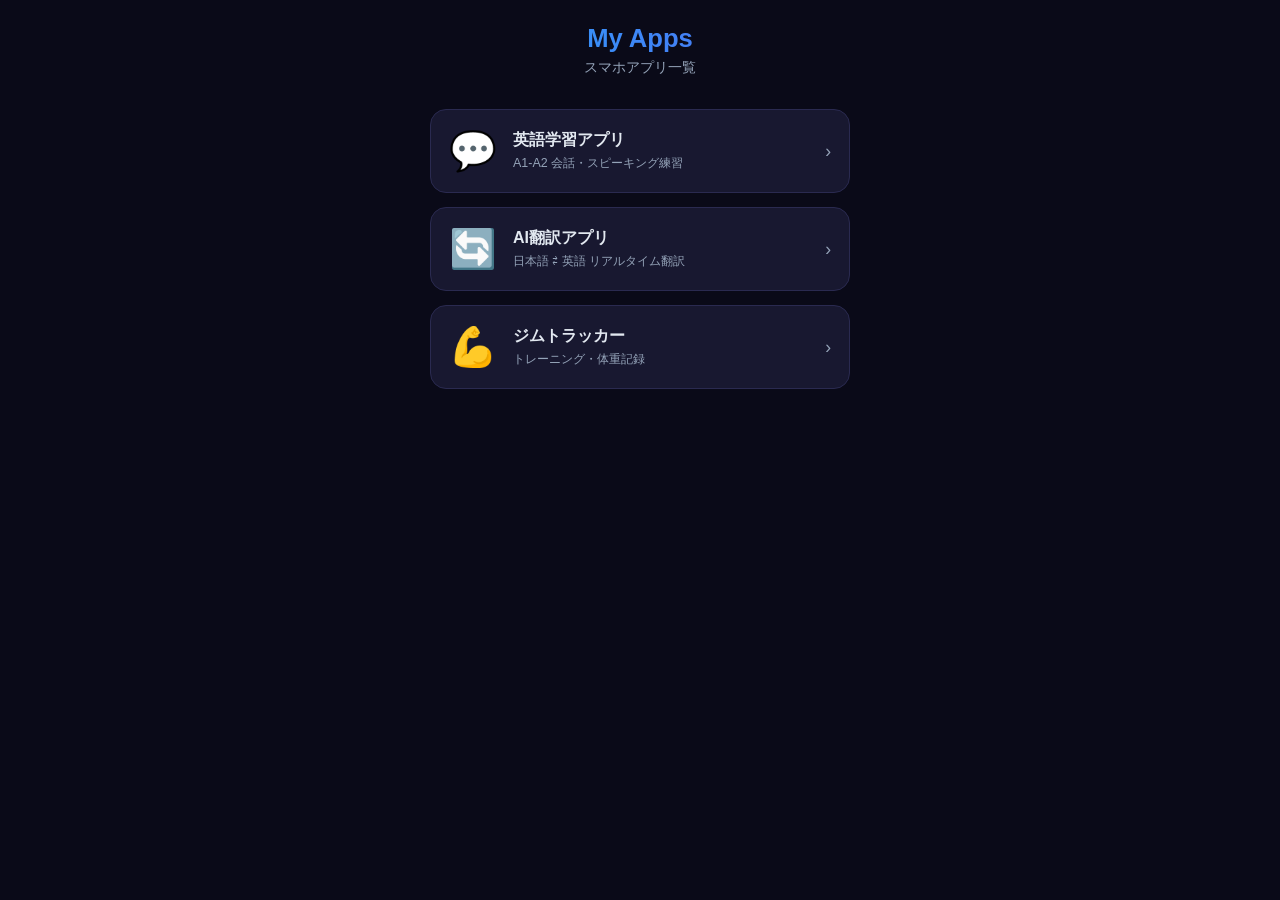
<file: index.html>
<!DOCTYPE html>
<html lang="ja">
<head>
  <meta charset="UTF-8">
  <meta name="viewport" content="width=device-width, initial-scale=1.0">
  <meta name="theme-color" content="#0a0a18">
  <title>My Apps</title>
  <style>
    :root {
      --bg: #0a0a18;
      --card: #181830;
      --border: #2a2a50;
      --accent: #00d4ff;
      --accent2: #7c3aed;
      --text: #e2e8f0;
      --text2: #94a3b8;
    }
    *, *::before, *::after { box-sizing: border-box; margin: 0; padding: 0; }
    body {
      font-family: -apple-system, BlinkMacSystemFont, 'Segoe UI', sans-serif;
      background: var(--bg);
      color: var(--text);
      min-height: 100dvh;
      padding: 24px 16px 40px;
    }
    .header {
      text-align: center;
      margin-bottom: 32px;
    }
    .header h1 {
      font-size: 1.6rem;
      font-weight: 800;
      background: linear-gradient(90deg, var(--accent), var(--accent2));
      -webkit-background-clip: text;
      -webkit-text-fill-color: transparent;
      background-clip: text;
      margin-bottom: 6px;
    }
    .header p { font-size: 0.85rem; color: var(--text2); }
    .apps { display: flex; flex-direction: column; gap: 14px; max-width: 420px; margin: 0 auto; }
    .app-card {
      display: flex;
      align-items: center;
      gap: 16px;
      background: var(--card);
      border: 1px solid var(--border);
      border-radius: 16px;
      padding: 18px;
      text-decoration: none;
      color: inherit;
      transition: border-color 0.2s, transform 0.15s;
    }
    .app-card:hover { border-color: var(--accent); transform: translateY(-2px); }
    .app-icon { font-size: 2.4rem; flex-shrink: 0; }
    .app-info { flex: 1; }
    .app-name { font-size: 1rem; font-weight: 700; margin-bottom: 4px; }
    .app-desc { font-size: 0.78rem; color: var(--text2); }
    .arrow { color: var(--text2); font-size: 1.1rem; }
  </style>
</head>
<body>
  <div class="header">
    <h1>My Apps</h1>
    <p>スマホアプリ一覧</p>
  </div>
  <div class="apps">
    <a href="EnglishLearning/" class="app-card">
      <div class="app-icon">💬</div>
      <div class="app-info">
        <div class="app-name">英語学習アプリ</div>
        <div class="app-desc">A1-A2 会話・スピーキング練習</div>
      </div>
      <div class="arrow">›</div>
    </a>
    <a href="TranslatorApp/" class="app-card">
      <div class="app-icon">🔄</div>
      <div class="app-info">
        <div class="app-name">AI翻訳アプリ</div>
        <div class="app-desc">日本語 ⇄ 英語 リアルタイム翻訳</div>
      </div>
      <div class="arrow">›</div>
    </a>
    <a href="GymTracker-PWA/" class="app-card">
      <div class="app-icon">💪</div>
      <div class="app-info">
        <div class="app-name">ジムトラッカー</div>
        <div class="app-desc">トレーニング・体重記録</div>
      </div>
      <div class="arrow">›</div>
    </a>
  </div>
</body>
</html>
</file>
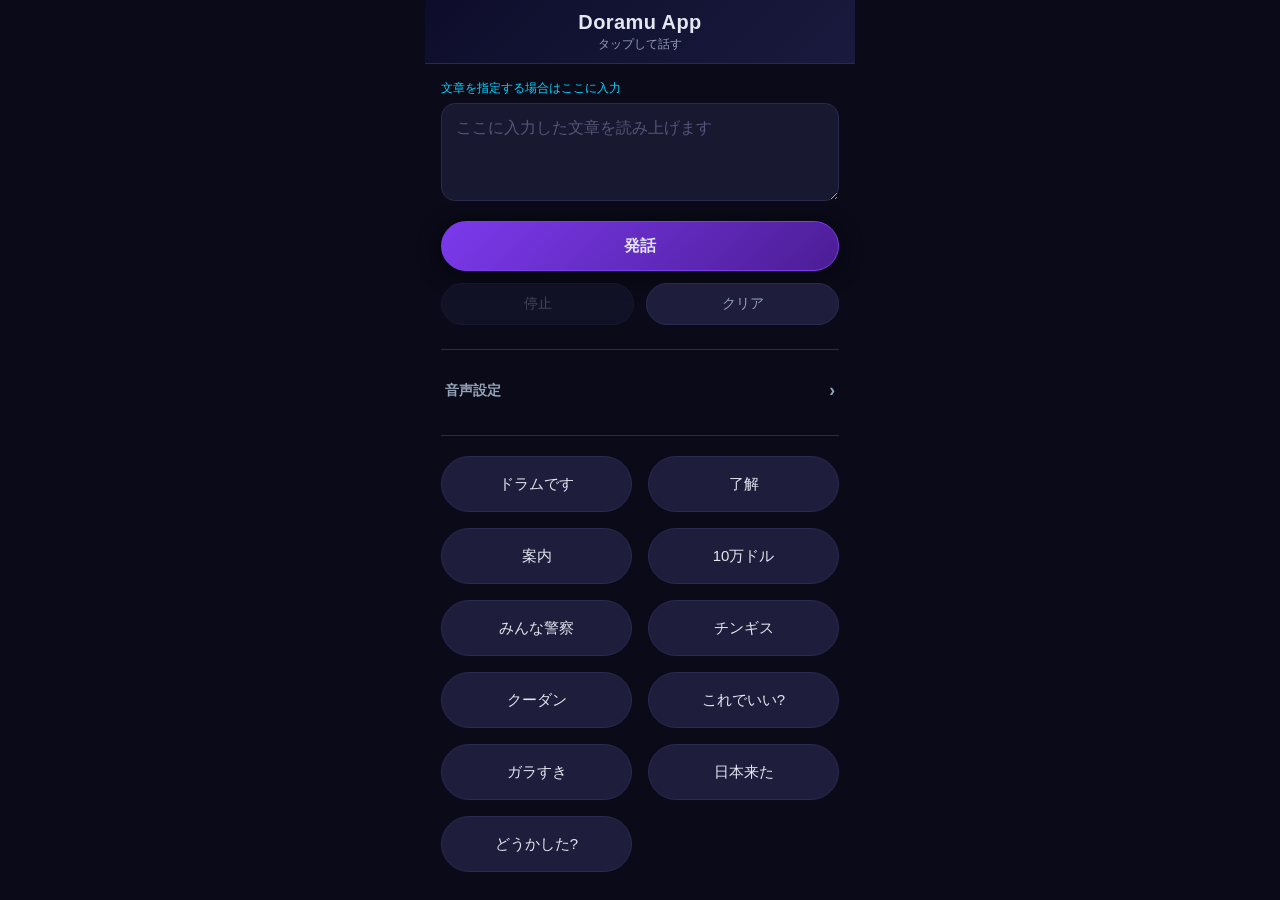
<file: DoramuApp/index.html>
<!DOCTYPE html>
<html lang="ja">
<head>
    <meta charset="UTF-8">
    <meta name="viewport" content="width=device-width, initial-scale=1.0, user-scalable=no">
    <meta name="apple-mobile-web-app-capable" content="yes">
    <meta name="apple-mobile-web-app-status-bar-style" content="black-translucent">
    <meta name="theme-color" content="#1a1a2e">
    <title>Doramu App - 音声で会話</title>
    <link rel="manifest" href="manifest.json">
    <link rel="apple-touch-icon" href="icons/icon-192.svg">
    <link rel="stylesheet" href="css/style.css">
</head>
<body>
    <div id="app">
        <!-- Header -->
        <header class="header">
            <h1 class="header-title">Doramu App</h1>
            <p class="header-subtitle">タップして話す</p>
        </header>

        <main class="main">
            <!-- 自由入力 -->
            <section class="input-section">
                <label class="field">
                    <span class="field-label">文章を指定する場合はここに入力</span>
                    <textarea id="text-input" class="field-input" rows="3"
                        placeholder="ここに入力した文章を読み上げます"
                        autocomplete="off" autocapitalize="off"></textarea>
                </label>

                <button id="speak-btn" class="btn btn-primary">発話</button>

                <div class="btn-row">
                    <button id="stop-btn" class="btn btn-sub" disabled>停止</button>
                    <button id="clear-btn" class="btn btn-sub">クリア</button>
                </div>
            </section>

            <hr class="divider">

            <!-- 音声設定 -->
            <section class="settings">
                <button id="settings-toggle" class="settings-toggle" aria-expanded="false"
                    aria-controls="settings-panel">
                    <span>音声設定</span>
                    <span class="chevron">›</span>
                </button>

                <div id="settings-panel" class="settings-panel">
                    <label class="setting">
                        <span class="setting-label">声</span>
                        <select id="voice-select" class="setting-select"></select>
                    </label>
                    <p id="voice-hint" class="setting-hint"></p>

                    <label class="setting">
                        <span class="setting-label">話速 <span id="rate-value" class="setting-value"></span></span>
                        <input id="rate-range" class="setting-range" type="range"
                            min="0.5" max="1.5" step="0.05">
                    </label>

                    <label class="setting">
                        <span class="setting-label">高さ <span id="pitch-value" class="setting-value"></span></span>
                        <input id="pitch-range" class="setting-range" type="range"
                            min="0.5" max="1.5" step="0.05">
                    </label>

                    <div class="btn-row">
                        <button id="test-btn" class="btn btn-sub">試し発話</button>
                        <button id="reset-btn" class="btn btn-sub">既定値に戻す</button>
                    </div>
                </div>
            </section>

            <hr class="divider">

            <!-- セリフ一覧 -->
            <section class="serif-section">
                <div id="serif-grid" class="serif-grid"></div>
            </section>
        </main>

        <!-- Toast -->
        <div id="toast" class="toast"></div>
    </div>

    <script src="js/data.js"></script>
    <script src="js/app.js"></script>
</body>
</html>
</file>
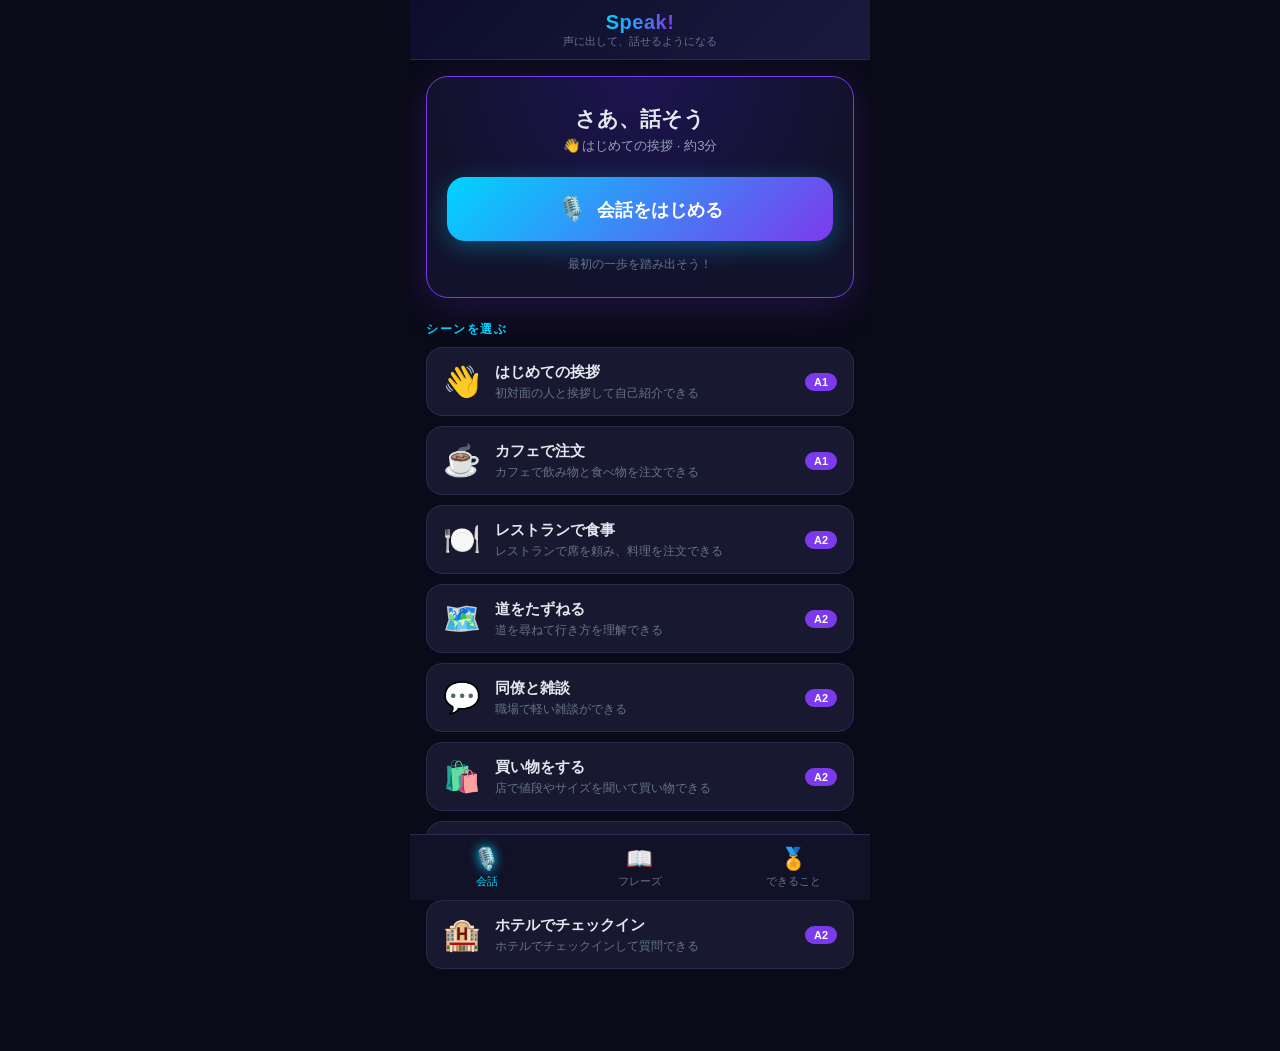
<file: EnglishLearning/index.html>
<!DOCTYPE html>
<html lang="ja">
<head>
  <meta charset="UTF-8">
  <meta name="viewport" content="width=device-width, initial-scale=1.0, user-scalable=no">
  <meta name="apple-mobile-web-app-capable" content="yes">
  <meta name="apple-mobile-web-app-status-bar-style" content="black-translucent">
  <meta name="theme-color" content="#0a0a18">
  <title>Speak! 英会話</title>
  <link rel="manifest" href="manifest.json">
  <link rel="apple-touch-icon" href="icons/icon-192.svg">
  <link rel="stylesheet" href="css/style.css">
</head>
<body>
<div id="app">

  <header class="header">
    <div class="header-title">Speak!</div>
    <div class="header-subtitle">声に出して、話せるようになる</div>
  </header>

  <div id="install-banner" class="install-banner hidden">
    <p>ホーム画面に追加していつでも練習</p>
    <button id="install-btn" class="install-btn">追加</button>
    <button id="install-dismiss-btn" class="install-dismiss">✕</button>
  </div>

  <!-- ===== TALK TAB (HERO) ===== -->
  <section id="tab-talk" class="tab-content active">
    <div class="scroll-area">

      <!-- One-tap hero -->
      <div class="hero-card">
        <div class="hero-greeting" id="hero-greeting">さあ、話そう</div>
        <div class="hero-sub" id="hero-sub">今日のひとこと会話 · 約3分</div>
        <button class="hero-start-btn" id="hero-start-btn">
          <span class="hero-start-icon">🎙️</span>
          <span id="hero-start-label">会話をはじめる</span>
        </button>
        <div class="hero-mini-stat" id="hero-mini-stat"></div>
      </div>

      <!-- Scenario picker (autonomy) -->
      <div class="section-heading">シーンを選ぶ</div>
      <div id="roleplay-list" class="roleplay-list"></div>

    </div>
  </section>

  <!-- ===== PHRASES (CHUNKS) TAB ===== -->
  <section id="tab-phrases" class="tab-content">
    <div class="scroll-area">
      <div class="section-heading">使えるフレーズの「かたまり」</div>
      <p class="tab-intro">会話で丸ごと使える表現を、声に出して覚えましょう。</p>

      <div class="mode-tabs" id="phrase-type-tabs">
        <button class="mode-btn active" data-type="general">日常</button>
        <button class="mode-btn" data-type="business">ビジネス</button>
      </div>
      <div class="cat-scroll">
        <div id="category-tabs" class="category-tabs"></div>
      </div>
      <div id="phrase-list"></div>
    </div>
  </section>

  <!-- ===== PROGRESS TAB ===== -->
  <section id="tab-progress" class="tab-content">
    <div class="scroll-area">

      <!-- Hero metric: scenes -->
      <div class="scenes-banner">
        <div class="scenes-num" id="scenes-num">0</div>
        <div class="scenes-label">回の会話を達成</div>
      </div>

      <!-- Can-do list -->
      <div class="section-heading">できるようになったこと</div>
      <p class="tab-intro">英語で「実際にできること」が増えていきます。</p>
      <div id="cando-list" class="cando-list"></div>

      <!-- Gentle streak (subordinated) -->
      <div class="gentle-streak" id="gentle-streak">
        <span class="gs-fire">🔥</span>
        <span id="gs-text">今日が初日！</span>
      </div>

      <button id="prog-reset-btn" class="btn-reset">学習データをリセット</button>
    </div>
  </section>

  <!-- ===== ROLEPLAY PLAYER OVERLAY ===== -->
  <div id="rp-overlay" class="overlay hidden">
    <div class="rp-screen">
      <div class="rp-topbar">
        <button id="rp-close-btn" class="rp-close">✕</button>
        <div class="rp-title" id="rp-title"></div>
        <div class="rp-progress-text" id="rp-progress-text"></div>
      </div>
      <div class="rp-progress-bar"><div id="rp-progress-fill" class="rp-progress-fill"></div></div>

      <!-- Scene intro -->
      <div id="rp-intro" class="rp-intro">
        <div class="rp-intro-icon" id="rp-intro-icon">☕</div>
        <div class="rp-intro-title" id="rp-intro-title"></div>
        <div class="rp-intro-scene" id="rp-intro-scene"></div>
        <button id="rp-intro-start" class="btn-primary" style="width:100%;margin-top:20px">スタート 🎙️</button>
        <p class="rp-intro-note">🔊 音が出ます。マイクの使用を許可してください。</p>
      </div>

      <!-- Conversation flow -->
      <div id="rp-flow" class="rp-flow hidden">
        <div id="rp-chat" class="rp-chat"></div>

        <!-- Your turn panel -->
        <div id="rp-your-turn" class="rp-your-turn hidden">
          <div class="rp-prompt-label">あなたの番 · 日本語で言いたいこと</div>
          <div class="rp-prompt-ja" id="rp-prompt-ja"></div>
          <div class="rp-hint hidden" id="rp-hint"></div>
          <div id="rp-recog-result" class="rp-recog-result hidden"></div>
          <button id="rp-mic-btn" class="rp-mic-btn">
            <span id="rp-mic-icon" class="rp-mic-icon">🎙️</span>
            <span id="rp-mic-label">タップして話す</span>
          </button>
          <div id="rp-type-area" class="rp-type-area hidden">
            <input type="text" id="rp-type-input" class="rp-type-input" placeholder="英語でタイプしてください..." autocomplete="off" autocorrect="off" spellcheck="false" />
            <button id="rp-type-submit" class="btn-primary" style="width:100%;margin-top:8px">送信 →</button>
          </div>
          <div class="rp-your-actions">
            <button id="rp-hint-btn" class="btn-ghost">💡 ヒント</button>
            <button id="rp-listen-btn" class="btn-ghost">🔊 お手本</button>
            <button id="rp-type-btn" class="btn-ghost">⌨️ 入力</button>
            <button id="rp-skip-btn" class="btn-ghost">→ スキップ</button>
          </div>
        </div>

        <!-- NPC turn indicator -->
        <div id="rp-npc-turn" class="rp-npc-turn hidden">
          <button id="rp-npc-replay" class="btn-ghost">🔊 もう一度聞く</button>
          <button id="rp-npc-next" class="btn-primary">続ける →</button>
        </div>
      </div>

      <!-- Completion celebration -->
      <div id="rp-complete" class="rp-complete hidden">
        <div class="confetti" id="confetti"></div>
        <div class="rp-complete-icon">🎉</div>
        <div class="rp-complete-msg" id="rp-complete-msg"></div>
        <div class="rp-cando-unlock" id="rp-cando-unlock"></div>
        <div class="rp-complete-stats" id="rp-complete-stats"></div>
        <button id="rp-again-btn" class="btn-secondary" style="width:100%;margin-bottom:10px">もう一度 🔁</button>
        <button id="rp-done-btn" class="btn-primary" style="width:100%">完了 ✓</button>
      </div>
    </div>
  </div>

  <!-- Tab Navigation -->
  <nav class="tab-nav">
    <button class="tab-btn active" data-tab="talk">
      <span class="tab-icon">🎙️</span>
      <span>会話</span>
    </button>
    <button class="tab-btn" data-tab="phrases">
      <span class="tab-icon">📖</span>
      <span>フレーズ</span>
    </button>
    <button class="tab-btn" data-tab="progress">
      <span class="tab-icon">🏅</span>
      <span>できること</span>
    </button>
  </nav>

</div>

<div id="toast"></div>

<script src="js/data.js"></script>
<script src="js/app.js"></script>
</body>
</html>
</file>
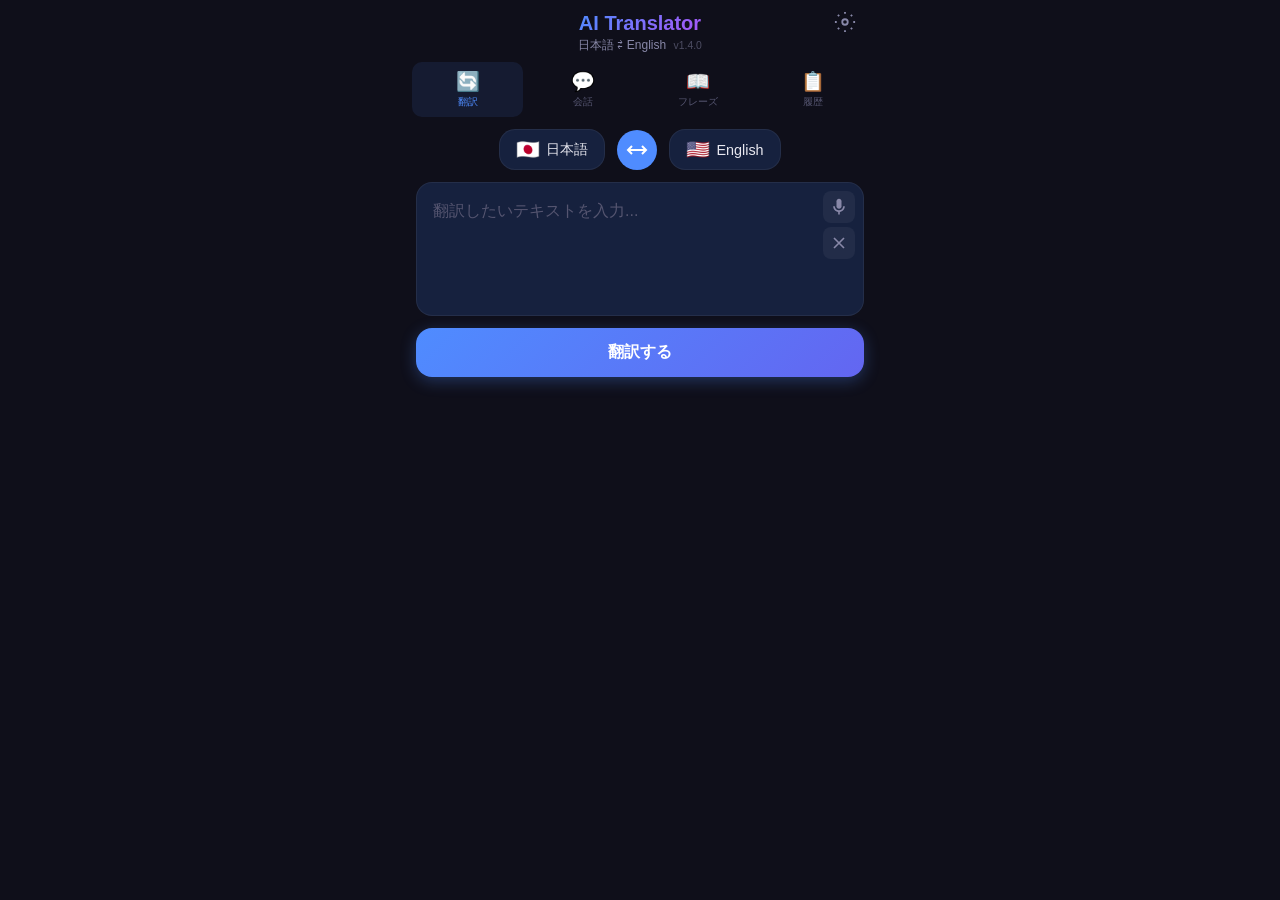
<file: TranslatorApp/index.html>
<!DOCTYPE html>
<html lang="ja">
<head>
    <meta charset="UTF-8">
    <meta name="viewport" content="width=device-width, initial-scale=1.0, user-scalable=no">
    <meta name="apple-mobile-web-app-capable" content="yes">
    <meta name="apple-mobile-web-app-status-bar-style" content="black-translucent">
    <meta name="theme-color" content="#1a1a2e">
    <title>AI Translator - 日英翻訳</title>
    <link rel="manifest" href="manifest.json">
    <link rel="apple-touch-icon" href="icons/icon-192.svg">
    <link rel="stylesheet" href="css/style.css">
</head>
<body>
    <div id="app">
        <!-- Header -->
        <header class="header">
            <div class="header-top">
                <h1 class="header-title">AI Translator</h1>
                <button class="settings-btn" id="settings-btn" aria-label="設定">
                    <svg width="22" height="22" viewBox="0 0 24 24" fill="none" stroke="currentColor" stroke-width="2">
                        <circle cx="12" cy="12" r="3"/>
                        <path d="M12 1v2M12 21v2M4.22 4.22l1.42 1.42M18.36 18.36l1.42 1.42M1 12h2M21 12h2M4.22 19.78l1.42-1.42M18.36 5.64l1.42-1.42"/>
                    </svg>
                </button>
            </div>
            <p class="header-subtitle">日本語 ⇄ English <span class="version-label" id="version-label"></span></p>
        </header>

        <!-- Settings Modal -->
        <div class="settings-overlay" id="settings-overlay">
            <div class="settings-modal">
                <div class="settings-header">
                    <h2>設定</h2>
                    <button class="settings-close-btn" id="settings-close-btn">
                        <svg width="24" height="24" viewBox="0 0 24 24" fill="none" stroke="currentColor" stroke-width="2">
                            <path d="M18 6L6 18M6 6l12 12"/>
                        </svg>
                    </button>
                </div>
                <div class="settings-body">
                    <div class="settings-section">
                        <label class="settings-label">API メールアドレス</label>
                        <p class="settings-desc">メールアドレスを登録すると翻訳上限が1日5,000文字→<strong>50,000文字</strong>に増えます。メールはMyMemory APIへの送信のみに使用されます。</p>
                        <input type="email" class="settings-input" id="api-email-input" placeholder="example@email.com">
                    </div>
                    <button class="settings-save-btn" id="settings-save-btn">保存</button>
                    <div class="settings-quota" id="settings-quota"></div>

                    <div class="settings-divider"></div>

                    <div class="settings-section">
                        <label class="settings-label">声の登録（会話モード用）</label>
                        <p class="settings-desc">あなたの声を登録すると、会話モードで<strong>話者を自動判別</strong>します。あなた→日本語、相手→英語として認識します。</p>
                        <div class="voice-enroll-status" id="voice-enroll-status"></div>
                        <div class="voice-enroll-progress" id="voice-enroll-progress" style="display:none;">
                            <div class="voice-enroll-bar">
                                <div class="voice-enroll-fill" id="voice-enroll-fill"></div>
                            </div>
                            <p class="voice-enroll-msg" id="voice-enroll-msg"></p>
                        </div>
                        <div class="voice-enroll-actions">
                            <button class="voice-enroll-btn" id="voice-enroll-btn">声を登録する</button>
                            <button class="voice-delete-btn" id="voice-delete-btn" style="display:none">削除</button>
                        </div>
                    </div>
                </div>
            </div>
        </div>

        <!-- Tab Navigation -->
        <nav class="tab-nav">
            <button class="tab-btn active" data-tab="translate">
                <span class="tab-icon">🔄</span>
                <span>翻訳</span>
            </button>
            <button class="tab-btn" data-tab="conversation">
                <span class="tab-icon">💬</span>
                <span>会話</span>
            </button>
            <button class="tab-btn" data-tab="phrasebook">
                <span class="tab-icon">📖</span>
                <span>フレーズ</span>
            </button>
            <button class="tab-btn" data-tab="history">
                <span class="tab-icon">📋</span>
                <span>履歴</span>
            </button>
        </nav>

        <!-- Translate Tab -->
        <section id="tab-translate" class="tab-content active">
            <div class="translate-card">
                <div class="lang-selector">
                    <button class="lang-btn active" id="source-lang-btn">
                        <span class="lang-flag">🇯🇵</span>
                        <span id="source-lang-label">日本語</span>
                    </button>
                    <button class="swap-btn" id="swap-lang-btn" aria-label="言語を入替">
                        <svg width="24" height="24" viewBox="0 0 24 24" fill="none" stroke="currentColor" stroke-width="2">
                            <path d="M7 16l-4-4 4-4M17 8l4 4-4 4M3 12h18"/>
                        </svg>
                    </button>
                    <button class="lang-btn" id="target-lang-btn">
                        <span class="lang-flag">🇺🇸</span>
                        <span id="target-lang-label">English</span>
                    </button>
                </div>

                <div class="input-area">
                    <textarea id="source-text" placeholder="翻訳したいテキストを入力..." rows="4"></textarea>
                    <div class="input-actions">
                        <button class="action-btn mic-btn" id="mic-btn" aria-label="音声入力">
                            <svg width="20" height="20" viewBox="0 0 24 24" fill="currentColor">
                                <path d="M12 14c1.66 0 3-1.34 3-3V5c0-1.66-1.34-3-3-3S9 3.34 9 5v6c0 1.66 1.34 3 3 3z"/>
                                <path d="M17 11c0 2.76-2.24 5-5 5s-5-2.24-5-5H5c0 3.53 2.61 6.43 6 6.92V21h2v-3.08c3.39-.49 6-3.39 6-6.92h-2z"/>
                            </svg>
                        </button>
                        <button class="action-btn clear-btn" id="clear-btn" aria-label="クリア">
                            <svg width="20" height="20" viewBox="0 0 24 24" fill="none" stroke="currentColor" stroke-width="2">
                                <path d="M18 6L6 18M6 6l12 12"/>
                            </svg>
                        </button>
                    </div>
                </div>

                <button class="translate-btn" id="translate-btn">
                    翻訳する
                </button>

                <div class="result-area" id="result-area" style="display:none;">
                    <div class="result-text" id="result-text"></div>
                    <div class="result-actions">
                        <button class="action-btn" id="copy-btn" aria-label="コピー">
                            <svg width="18" height="18" viewBox="0 0 24 24" fill="none" stroke="currentColor" stroke-width="2">
                                <rect x="9" y="9" width="13" height="13" rx="2" ry="2"/>
                                <path d="M5 15H4a2 2 0 01-2-2V4a2 2 0 012-2h9a2 2 0 012 2v1"/>
                            </svg>
                            <span>コピー</span>
                        </button>
                        <button class="action-btn" id="speak-btn" aria-label="読み上げ">
                            <svg width="18" height="18" viewBox="0 0 24 24" fill="currentColor">
                                <path d="M3 9v6h4l5 5V4L7 9H3zm13.5 3c0-1.77-1.02-3.29-2.5-4.03v8.05c1.48-.73 2.5-2.25 2.5-4.02zM14 3.23v2.06c2.89.86 5 3.54 5 6.71s-2.11 5.85-5 6.71v2.06c4.01-.91 7-4.49 7-8.77s-2.99-7.86-7-8.77z"/>
                            </svg>
                            <span>読み上げ</span>
                        </button>
                        <button class="action-btn" id="save-btn" aria-label="保存">
                            <svg width="18" height="18" viewBox="0 0 24 24" fill="none" stroke="currentColor" stroke-width="2">
                                <path d="M19 21l-7-5-7 5V5a2 2 0 012-2h10a2 2 0 012 2z"/>
                            </svg>
                            <span>保存</span>
                        </button>
                    </div>
                </div>
            </div>
        </section>

        <!-- Conversation Tab -->
        <section id="tab-conversation" class="tab-content">
            <div class="conversation-container">
                <div class="conversation-messages" id="conversation-messages">
                    <div class="conversation-empty">
                        <p>会話モードへようこそ</p>
                        <p class="sub">下のボタンを押して話しかけてください</p>
                        <p class="sub">設定で声を登録すると話者を自動判別します</p>
                    </div>
                </div>
                <div class="conv-speaker-indicator" id="conv-speaker-indicator" style="display:none;">
                    <span class="speaker-icon" id="speaker-icon"></span>
                    <span class="speaker-label" id="speaker-label"></span>
                </div>
                <div class="conv-live-preview" id="conv-live-preview" style="display:none;">
                    <span class="conv-live-label">認識中</span>
                    <span class="conv-live-text" id="conv-live-text"></span>
                </div>
                <div class="conversation-controls">
                    <button class="conv-clear-btn" id="conv-clear-btn" aria-label="会話クリア">
                        <svg width="20" height="20" viewBox="0 0 24 24" fill="none" stroke="currentColor" stroke-width="2">
                            <path d="M3 6h18M8 6V4a2 2 0 012-2h4a2 2 0 012 2v2m3 0v14a2 2 0 01-2 2H7a2 2 0 01-2-2V6h14"/>
                        </svg>
                    </button>
                    <button class="conv-auto-mic-btn" id="auto-mic-btn">
                        <div class="auto-mic-icon">
                            <svg width="28" height="28" viewBox="0 0 24 24" fill="currentColor">
                                <path d="M12 14c1.66 0 3-1.34 3-3V5c0-1.66-1.34-3-3-3S9 3.34 9 5v6c0 1.66 1.34 3 3 3z"/>
                                <path d="M17 11c0 2.76-2.24 5-5 5s-5-2.24-5-5H5c0 3.53 2.61 6.43 6 6.92V21h2v-3.08c3.39-.49 6-3.39 6-6.92h-2z"/>
                            </svg>
                        </div>
                        <span class="auto-mic-label">タップして話す</span>
                        <span class="auto-mic-sub">話者を自動判別して翻訳</span>
                    </button>
                </div>
            </div>
        </section>

        <!-- Phrasebook Tab -->
        <section id="tab-phrasebook" class="tab-content">
            <div class="phrasebook-container">
                <div class="phrase-categories" id="phrase-categories">
                    <!-- Categories rendered by JS -->
                </div>
                <div class="phrase-list" id="phrase-list">
                    <!-- Phrases rendered by JS -->
                </div>
            </div>
        </section>

        <!-- History Tab -->
        <section id="tab-history" class="tab-content">
            <div class="history-container">
                <div class="history-header">
                    <h2>翻訳履歴</h2>
                    <button class="clear-history-btn" id="clear-history-btn">すべて削除</button>
                </div>
                <div class="history-list" id="history-list">
                    <div class="history-empty">
                        <p>翻訳履歴はまだありません</p>
                    </div>
                </div>
            </div>
        </section>

        <!-- Update banner -->
        <div class="update-banner" id="update-banner">
            <span>新しいバージョンがあります</span>
            <button class="update-btn" id="update-btn">アップデート</button>
        </div>

        <!-- Toast notification -->
        <div class="toast" id="toast"></div>

        <!-- Recording indicator -->
        <div class="recording-indicator" id="recording-indicator">
            <div class="recording-pulse"></div>
            <span>録音中...</span>
        </div>
    </div>

    <script src="js/app.js"></script>
</body>
</html>
</file>
<file: DoramuApp/css/style.css>
/* ===== CSS Variables ===== */
:root {
  --bg: #0a0a18;
  --bg2: #111127;
  --card: #181830;
  --card2: #1e1e3c;
  --border: #2a2a50;
  --accent: #00d4ff;
  --accent2: #7c3aed;
  --text: #e2e8f0;
  --text2: #94a3b8;
  --radius: 14px;
  --radius-sm: 8px;
  --shadow: 0 4px 24px rgba(0,0,0,0.4);
  --transition: 0.2s ease;
  --header-h: 64px;
}

/* ===== Reset ===== */
*, *::before, *::after { box-sizing: border-box; margin: 0; padding: 0; }
html { font-size: 16px; }
body {
  font-family: -apple-system, BlinkMacSystemFont, 'Segoe UI', 'Hiragino Sans', sans-serif;
  background: var(--bg);
  color: var(--text);
  min-height: 100dvh;
  -webkit-font-smoothing: antialiased;
  overscroll-behavior: none;
}
button { cursor: pointer; border: none; background: none; font: inherit; color: inherit; }
button:disabled { opacity: 0.4; cursor: not-allowed; }

/* ===== App Shell ===== */
#app {
  max-width: 430px;
  margin: 0 auto;
  min-height: 100dvh;
  display: flex;
  flex-direction: column;
  position: relative;
}

/* ===== Header ===== */
.header {
  height: var(--header-h);
  background: linear-gradient(135deg, #0d0d2b 0%, #1a1a3e 100%);
  display: flex;
  align-items: center;
  justify-content: center;
  flex-direction: column;
  border-bottom: 1px solid var(--border);
  position: sticky;
  top: 0;
  z-index: 10;
}
.header-title { font-size: 1.25rem; font-weight: 700; letter-spacing: 0.02em; }
.header-subtitle { font-size: 0.75rem; color: var(--text2); margin-top: 2px; }

/* 発話中はヘッダーを光らせる */
#app.speaking .header {
  box-shadow: 0 0 0 1px var(--accent), 0 4px 20px rgba(0, 212, 255, 0.25);
}

/* ===== Main ===== */
.main {
  flex: 1;
  padding: 16px;
  display: flex;
  flex-direction: column;
}

/* ===== Input ===== */
.field { display: block; position: relative; }
.field-label {
  display: block;
  font-size: 0.75rem;
  color: var(--accent);
  margin-bottom: 6px;
}
.field-input {
  width: 100%;
  background: var(--card);
  color: var(--text);
  border: 1px solid var(--border);
  border-radius: var(--radius);
  padding: 12px 14px;
  font: inherit;
  line-height: 1.5;
  resize: vertical;
  transition: border-color var(--transition);
}
.field-input::placeholder { color: #55557a; }
.field-input:focus {
  outline: none;
  border-color: var(--accent);
}

/* ===== Buttons ===== */
.btn {
  width: 100%;
  min-height: 50px;
  border-radius: 999px;
  background: var(--card2);
  border: 1px solid var(--border);
  font-size: 1rem;
  font-weight: 600;
  transition: transform var(--transition), background var(--transition);
}
.btn:active:not(:disabled) { transform: scale(0.98); }

.btn-primary {
  margin-top: 16px;
  background: linear-gradient(135deg, var(--accent2) 0%, #4c1d95 100%);
  border-color: var(--accent2);
  box-shadow: var(--shadow);
}

.btn-row {
  display: grid;
  grid-template-columns: 1fr 1fr;
  gap: 12px;
  margin-top: 12px;
}
.btn-sub {
  min-height: 42px;
  font-size: 0.875rem;
  font-weight: 500;
  color: var(--text2);
}

/* ===== Divider ===== */
.divider {
  border: none;
  border-top: 1px solid var(--border);
  margin: 24px 0 20px;
}

/* ===== Settings ===== */
.settings-toggle {
  display: flex;
  align-items: center;
  justify-content: space-between;
  width: 100%;
  padding: 10px 4px;
  font-size: 0.875rem;
  font-weight: 600;
  color: var(--text2);
}
.settings-toggle .chevron {
  font-size: 1.1rem;
  transition: transform var(--transition);
}
.settings-toggle[aria-expanded="true"] .chevron { transform: rotate(90deg); }

.settings-panel {
  display: none;
  padding: 8px 0 4px;
}
.settings-panel.open { display: block; }

.setting { display: block; margin-top: 14px; }
.setting-label {
  display: flex;
  justify-content: space-between;
  align-items: baseline;
  font-size: 0.8125rem;
  color: var(--accent);
  margin-bottom: 6px;
}
.setting-value {
  font-variant-numeric: tabular-nums;
  color: var(--text2);
  font-weight: 600;
}
.setting-select {
  width: 100%;
  background: var(--card);
  color: var(--text);
  border: 1px solid var(--border);
  border-radius: var(--radius-sm);
  padding: 10px 12px;
  font: inherit;
  font-size: 0.9375rem;
}
.setting-select:disabled { opacity: 0.5; }
.setting-hint {
  margin-top: 8px;
  font-size: 0.75rem;
  line-height: 1.5;
  color: var(--text2);
}
.setting-range {
  width: 100%;
  accent-color: var(--accent);
}

/* ===== Serif Grid ===== */
.serif-grid {
  display: grid;
  grid-template-columns: 1fr 1fr;
  gap: 16px;
}
.serif-btn {
  min-height: 56px;
  padding: 8px 10px;
  border-radius: 999px;
  background: var(--card2);
  border: 1px solid var(--border);
  color: var(--text);
  font-size: 0.9375rem;
  font-weight: 500;
  line-height: 1.3;
  transition: transform var(--transition), background var(--transition);
}
.serif-btn:active { transform: scale(0.97); background: #262650; }

/* ===== Toast ===== */
.toast {
  position: fixed;
  left: 50%;
  bottom: 32px;
  transform: translate(-50%, 16px);
  max-width: 320px;
  padding: 10px 18px;
  border-radius: 999px;
  background: rgba(30, 30, 60, 0.96);
  border: 1px solid var(--border);
  color: var(--text);
  font-size: 0.875rem;
  text-align: center;
  opacity: 0;
  pointer-events: none;
  transition: opacity var(--transition), transform var(--transition);
  z-index: 100;
}
.toast.show { opacity: 1; transform: translate(-50%, 0); }
</file>
<file: EnglishLearning/css/style.css>
/* ===== Variables ===== */
:root {
  --bg: #0a0a18;
  --bg2: #111127;
  --card: #181830;
  --card2: #1e1e3c;
  --border: #2a2a50;
  --accent: #00d4ff;
  --accent2: #7c3aed;
  --accent3: #10b981;
  --text: #e2e8f0;
  --text2: #94a3b8;
  --text3: #64748b;
  --good: #10b981;
  --ok: #f59e0b;
  --retry: #ef4444;
  --radius: 16px;
  --radius-sm: 10px;
  --transition: 0.2s ease;
  --header-h: 60px;
  --nav-h: 66px;
}

*, *::before, *::after { box-sizing: border-box; margin: 0; padding: 0; }
html { font-size: 16px; }
body {
  font-family: -apple-system, BlinkMacSystemFont, 'Segoe UI', 'Hiragino Sans', sans-serif;
  background: var(--bg); color: var(--text); min-height: 100dvh;
  -webkit-font-smoothing: antialiased; overscroll-behavior: none;
}
button { cursor: pointer; border: none; background: none; font: inherit; color: inherit; }
button:disabled { opacity: 0.4; cursor: not-allowed; }
.hidden { display: none !important; }

#app { max-width: 460px; margin: 0 auto; min-height: 100dvh; display: flex; flex-direction: column; }

/* ===== Header ===== */
.header {
  height: var(--header-h);
  background: linear-gradient(135deg, #0d0d2b 0%, #1a1a3e 100%);
  display: flex; flex-direction: column; align-items: center; justify-content: center;
  border-bottom: 1px solid var(--border); position: sticky; top: 0; z-index: 50;
}
.header-title {
  font-size: 1.25rem; font-weight: 800;
  background: linear-gradient(90deg, var(--accent), var(--accent2));
  -webkit-background-clip: text; -webkit-text-fill-color: transparent; background-clip: text;
  letter-spacing: 0.5px;
}
.header-subtitle { font-size: 0.66rem; color: var(--text3); margin-top: 1px; }

/* ===== Install Banner ===== */
.install-banner {
  background: linear-gradient(135deg, var(--accent2), #4f46e5);
  padding: 10px 16px; display: flex; align-items: center; gap: 10px; font-size: 0.82rem;
}
.install-banner p { flex: 1; }
.install-btn { background: white; color: #1e1e3c; border-radius: 20px; padding: 5px 14px; font-size: 0.8rem; font-weight: 700; }
.install-dismiss { color: rgba(255,255,255,0.6); font-size: 1.1rem; padding: 4px; }

/* ===== Tab Nav ===== */
.tab-nav {
  height: var(--nav-h); background: var(--bg2); border-top: 1px solid var(--border);
  display: flex; position: fixed; bottom: 0; left: 50%; transform: translateX(-50%);
  width: 100%; max-width: 460px; z-index: 50;
}
.tab-btn {
  flex: 1; display: flex; flex-direction: column; align-items: center; justify-content: center;
  gap: 3px; font-size: 0.68rem; color: var(--text3); transition: color var(--transition);
  padding-bottom: env(safe-area-inset-bottom, 0);
}
.tab-btn .tab-icon { font-size: 1.35rem; }
.tab-btn.active { color: var(--accent); }
.tab-btn.active .tab-icon { filter: drop-shadow(0 0 6px var(--accent)); }

/* ===== Scroll Area ===== */
.scroll-area {
  flex: 1; overflow-y: auto; padding: 16px;
  padding-bottom: calc(var(--nav-h) + 16px); -webkit-overflow-scrolling: touch;
}
.tab-content { display: none; }
.tab-content.active { display: flex; flex-direction: column; }

.section-heading {
  font-size: 0.72rem; font-weight: 700; color: var(--accent);
  text-transform: uppercase; letter-spacing: 1.5px; margin-bottom: 10px;
}
.tab-intro { font-size: 0.78rem; color: var(--text3); margin-bottom: 14px; line-height: 1.5; }

/* ===== HERO (one-tap) ===== */
.hero-card {
  background: radial-gradient(circle at 50% 0%, #1d1450 0%, #12122c 70%);
  border: 1px solid var(--accent2); border-radius: 22px;
  padding: 28px 20px 24px; text-align: center; margin-bottom: 24px;
  box-shadow: 0 8px 40px rgba(124,58,237,0.2);
}
.hero-greeting { font-size: 1.3rem; font-weight: 800; margin-bottom: 4px; }
.hero-sub { font-size: 0.82rem; color: var(--text2); margin-bottom: 22px; }
.hero-start-btn {
  width: 100%; padding: 18px;
  background: linear-gradient(135deg, var(--accent), var(--accent2));
  color: #fff; border-radius: 18px; font-size: 1.15rem; font-weight: 800;
  display: flex; align-items: center; justify-content: center; gap: 10px;
  box-shadow: 0 6px 24px rgba(0,212,255,0.3);
  transition: transform var(--transition);
  animation: heroPulse 2.6s ease-in-out infinite;
}
.hero-start-btn:active { transform: scale(0.97); }
.hero-start-icon { font-size: 1.5rem; }
@keyframes heroPulse {
  0%, 100% { box-shadow: 0 6px 24px rgba(0,212,255,0.3); }
  50% { box-shadow: 0 6px 36px rgba(124,58,237,0.55); }
}
.hero-mini-stat { font-size: 0.74rem; color: var(--text3); margin-top: 16px; }

/* ===== Roleplay Cards ===== */
.roleplay-list { display: flex; flex-direction: column; gap: 10px; }
.rp-card {
  display: flex; align-items: center; gap: 14px; text-align: left;
  background: var(--card); border: 1px solid var(--border); border-radius: var(--radius);
  padding: 14px 16px; transition: all var(--transition); width: 100%;
}
.rp-card:active { transform: scale(0.98); }
.rp-card.done { border-color: var(--good); }
.rp-card-icon { font-size: 1.9rem; flex-shrink: 0; }
.rp-card-info { flex: 1; display: flex; flex-direction: column; gap: 3px; min-width: 0; }
.rp-card-title { font-size: 0.96rem; font-weight: 700; }
.rp-card-cando { font-size: 0.72rem; color: var(--text3); }
.rp-card-badge {
  font-size: 0.68rem; font-weight: 800; flex-shrink: 0;
  background: var(--accent2); color: #fff; padding: 3px 9px; border-radius: 20px;
}
.rp-card.done .rp-card-badge { background: var(--good); }

/* ===== Roleplay Overlay (full screen player) ===== */
.overlay { position: fixed; inset: 0; background: var(--bg); z-index: 200; display: flex; }
.rp-screen {
  width: 100%; max-width: 460px; margin: 0 auto; display: flex; flex-direction: column;
  height: 100dvh; position: relative;
  /* overflow:hidden on fixed containers swallows touch events on iOS — use clip instead */
  overflow: clip;
  /* force GPU compositing layer to fix iOS touch-event routing in fixed overlays */
  -webkit-transform: translateZ(0);
  transform: translateZ(0);
}
.rp-topbar {
  display: flex; align-items: center; gap: 12px; padding: 14px 16px;
  border-bottom: 1px solid var(--border); flex-shrink: 0;
  position: relative; z-index: 10;
}
.rp-close {
  width: 44px; height: 44px; border-radius: 50%; background: var(--card);
  font-size: 1.1rem; color: var(--text); display: flex; align-items: center; justify-content: center;
  flex-shrink: 0; cursor: pointer; touch-action: manipulation;
}
.rp-title { flex: 1; font-size: 0.95rem; font-weight: 700; }
.rp-progress-text { font-size: 0.75rem; color: var(--text3); }
.rp-progress-bar { height: 4px; background: var(--card2); flex-shrink: 0; }
.rp-progress-fill { height: 100%; background: linear-gradient(90deg, var(--accent2), var(--accent)); width: 0; transition: width 0.4s ease; }

/* Intro */
.rp-intro {
  flex: 1; display: flex; flex-direction: column; align-items: center; justify-content: center;
  text-align: center; padding: 30px 24px;
}
.rp-intro-icon { font-size: 4rem; margin-bottom: 16px; }
.rp-intro-title { font-size: 1.4rem; font-weight: 800; margin-bottom: 12px; }
.rp-intro-scene { font-size: 0.92rem; color: var(--text2); line-height: 1.6; }
.rp-intro-note { font-size: 0.72rem; color: var(--text3); margin-top: 14px; }

/* Flow */
.rp-flow { flex: 1; display: flex; flex-direction: column; min-height: 0; }
.rp-chat { flex: 1; overflow-y: auto; padding: 16px; display: flex; flex-direction: column; gap: 12px; }
.chat-row { display: flex; max-width: 88%; }
.chat-row.npc { align-self: flex-start; }
.chat-row.you { align-self: flex-end; }
.chat-bubble { padding: 11px 14px; border-radius: 16px; position: relative; }
.chat-row.npc .chat-bubble { background: var(--card); border: 1px solid var(--border); border-bottom-left-radius: 4px; }
.chat-row.you .chat-bubble { background: linear-gradient(135deg, var(--accent2), #5b3bc4); border-bottom-right-radius: 4px; }
.chat-row.speaking .chat-bubble { animation: bubblePulse 1s ease-in-out infinite; }
@keyframes bubblePulse { 0%,100% { box-shadow: 0 0 0 rgba(0,212,255,0); } 50% { box-shadow: 0 0 16px rgba(0,212,255,0.35); } }
.chat-name { font-size: 0.64rem; font-weight: 700; color: var(--accent); margin-bottom: 3px; text-transform: uppercase; letter-spacing: 0.5px; }
.chat-row.you .chat-name { color: #e9d8ff; }
.chat-en { font-size: 0.98rem; font-weight: 500; line-height: 1.45; }
.chat-ja { font-size: 0.75rem; color: var(--text2); margin-top: 4px; }
.chat-row.you .chat-ja { color: rgba(255,255,255,0.7); }

/* Your turn panel */
.rp-your-turn {
  flex-shrink: 0; background: var(--bg2); border-top: 1px solid var(--border);
  padding: 16px 16px calc(16px + env(safe-area-inset-bottom,0px));
}
.rp-prompt-label { font-size: 0.68rem; color: var(--text3); margin-bottom: 6px; text-transform: uppercase; letter-spacing: 1px; }
.rp-prompt-ja { font-size: 1.12rem; font-weight: 700; line-height: 1.4; margin-bottom: 10px; }
.rp-hint {
  font-size: 0.95rem; color: var(--accent); background: rgba(0,212,255,0.08);
  border: 1px dashed rgba(0,212,255,0.3); border-radius: 10px; padding: 8px 12px; margin-bottom: 10px;
}
.rp-mic-btn {
  width: 100%; padding: 16px; border-radius: 16px;
  background: linear-gradient(135deg, var(--accent), #0099cc); color: #001;
  font-size: 1.05rem; font-weight: 800;
  display: flex; align-items: center; justify-content: center; gap: 10px;
  transition: transform var(--transition);
}
.rp-mic-btn:active { transform: scale(0.97); }
.rp-mic-icon { font-size: 1.4rem; }
.rp-mic-btn.recording { background: linear-gradient(135deg, #ef4444, #b91c1c); color: #fff; animation: micPulse 1s infinite; }
.rp-mic-btn.success { background: linear-gradient(135deg, var(--good), #059669); color: #fff; }
@keyframes micPulse { 0%,100% { box-shadow: 0 0 0 0 rgba(239,68,68,0.5); } 50% { box-shadow: 0 0 0 12px rgba(239,68,68,0); } }
.rp-your-actions { display: flex; gap: 8px; margin-top: 10px; }
.btn-ghost {
  flex: 1; padding: 9px; border-radius: 10px; background: var(--card);
  border: 1px solid var(--border); color: var(--text2); font-size: 0.78rem; font-weight: 600;
}
.btn-ghost:active { background: var(--card2); }

.rp-recog-result { border-radius: 12px; padding: 12px; margin-bottom: 12px; font-size: 0.85rem; background: rgba(0,212,255,0.06); border: 1px solid rgba(0,212,255,0.2); }
.rp-recog-result.success { background: rgba(16,185,129,0.12); border: 1px solid var(--good); }
.rp-recog-result.retry { background: rgba(245,158,11,0.1); border: 1px solid var(--ok); }
.recog-interim { color: var(--accent); font-style: italic; font-size: 0.95rem; animation: pulse 1.2s ease infinite; }
.recog-badge { font-weight: 800; margin-bottom: 6px; }
.rp-recog-result.success .recog-badge { color: var(--good); }
.rp-recog-result.retry .recog-badge { color: var(--ok); }
.recog-said { font-size: 0.95rem; line-height: 1.5; }
.recog-model { font-size: 0.85rem; color: var(--accent); margin-top: 6px; }
.recog-hint-row { display: flex; gap: 8px; margin-top: 10px; }
.w-ok { color: var(--good); font-weight: 700; }
.w-miss { color: var(--text3); text-decoration: line-through; opacity: 0.7; }
.rp-type-area { margin: 8px 0; }
.rp-type-input {
  width: 100%; padding: 12px 16px; border-radius: 12px; font-size: 1rem;
  background: var(--card2); border: 1.5px solid var(--accent); color: var(--text);
  outline: none; -webkit-appearance: none;
}
.rp-type-input::placeholder { color: var(--text3); }

/* NPC turn */
.rp-npc-turn {
  flex-shrink: 0; background: var(--bg2); border-top: 1px solid var(--border);
  padding: 16px 16px calc(16px + env(safe-area-inset-bottom,0px)); display: flex; gap: 10px;
}
.rp-npc-turn .btn-ghost { flex: 0 0 auto; }
.rp-npc-turn .btn-primary { flex: 1; }

/* Complete */
.rp-complete {
  flex: 1; display: flex; flex-direction: column; align-items: center; justify-content: center;
  text-align: center; padding: 30px 24px; position: relative; overflow: hidden;
}
.rp-complete-icon { font-size: 4rem; margin-bottom: 12px; animation: popIn 0.5s ease; }
@keyframes popIn { 0% { transform: scale(0); } 70% { transform: scale(1.2); } 100% { transform: scale(1); } }
.rp-complete-msg { font-size: 1.25rem; font-weight: 800; margin-bottom: 18px; }
.rp-cando-unlock {
  background: var(--card); border: 1px solid var(--good); border-radius: 14px;
  padding: 16px; margin-bottom: 18px; width: 100%;
}
.cando-unlock-badge { font-size: 0.78rem; font-weight: 700; color: var(--good); margin-bottom: 6px; }
.cando-unlock-text { font-size: 1rem; font-weight: 700; }
.rp-complete-stats { font-size: 0.85rem; color: var(--text2); line-height: 1.9; margin-bottom: 24px; }

/* Confetti */
.confetti { position: absolute; inset: 0; pointer-events: none; overflow: hidden; }
.confetti-piece {
  position: absolute; top: -10px; width: 9px; height: 9px; border-radius: 2px;
  animation: fall linear forwards;
}
@keyframes fall { to { transform: translateY(105vh) rotate(540deg); opacity: 0; } }

/* ===== Buttons ===== */
.btn-primary {
  background: linear-gradient(135deg, var(--accent), #0099cc); color: #001;
  font-weight: 800; border-radius: 14px; padding: 13px 20px; font-size: 0.95rem;
  transition: transform var(--transition);
}
.btn-primary:active { transform: scale(0.97); }
.btn-secondary {
  background: var(--card2); color: var(--text); border: 1px solid var(--border);
  border-radius: 14px; padding: 13px 16px; font-size: 0.9rem; font-weight: 600;
}
.btn-reset {
  background: rgba(239,68,68,0.08); color: var(--retry); border: 1px solid rgba(239,68,68,0.4);
  border-radius: 12px; padding: 11px; font-size: 0.82rem; width: 100%; margin-top: 24px;
}

/* ===== Phrases ===== */
.mode-tabs {
  display: flex; background: var(--card); border: 1px solid var(--border);
  border-radius: 12px; padding: 3px; gap: 3px; margin-bottom: 14px;
}
.mode-btn {
  flex: 1; padding: 9px; border-radius: 9px; font-size: 0.84rem; font-weight: 600;
  color: var(--text3); transition: all var(--transition); text-align: center;
}
.mode-btn.active { background: var(--accent2); color: #fff; }
.cat-scroll { overflow-x: auto; padding-bottom: 4px; margin-bottom: 14px; scrollbar-width: none; }
.cat-scroll::-webkit-scrollbar { display: none; }
.category-tabs { display: flex; gap: 8px; width: max-content; }
.cat-btn {
  display: flex; flex-direction: column; align-items: center; gap: 3px;
  background: var(--card); border: 1px solid var(--border); border-radius: 10px;
  padding: 8px 12px; font-size: 0.7rem; white-space: nowrap; transition: all var(--transition);
}
.cat-btn.active { background: color-mix(in srgb, var(--cat-color, var(--accent)) 22%, var(--card)); border-color: var(--cat-color, var(--accent)); color: var(--cat-color, var(--accent)); }
.cat-btn span:first-child { font-size: 1.2rem; }
.phrase-card {
  background: var(--card); border: 1px solid var(--border); border-radius: var(--radius);
  padding: 13px; margin-bottom: 10px; display: flex; align-items: flex-start; gap: 10px;
}
.phrase-main { flex: 1; }
.phrase-en { font-size: 0.98rem; font-weight: 600; margin-bottom: 4px; }
.phrase-ja { font-size: 0.78rem; color: var(--accent); margin-bottom: 5px; }
.phrase-example { font-size: 0.74rem; color: var(--text3); font-style: italic; }
.phrase-actions { display: flex; flex-direction: column; gap: 6px; }
.icon-btn {
  width: 36px; height: 36px; border-radius: 50%; display: flex; align-items: center; justify-content: center;
  font-size: 1rem; background: var(--card2); border: 1px solid var(--border); flex-shrink: 0;
}
.icon-btn.active { color: #ef4444; border-color: #ef4444; }

/* ===== Progress ===== */
.scenes-banner {
  background: radial-gradient(circle at 50% 0%, #1d1450, #12122c);
  border: 1px solid var(--accent2); border-radius: 20px;
  padding: 26px; text-align: center; margin-bottom: 24px;
}
.scenes-num {
  font-size: 3.4rem; font-weight: 900; line-height: 1;
  background: linear-gradient(90deg, var(--accent), var(--accent2));
  -webkit-background-clip: text; -webkit-text-fill-color: transparent; background-clip: text;
}
.scenes-label { font-size: 0.85rem; color: var(--text2); margin-top: 6px; }
.cando-list { display: flex; flex-direction: column; gap: 8px; margin-bottom: 24px; }
.cando-item {
  display: flex; align-items: center; gap: 10px;
  background: var(--card); border: 1px solid var(--border); border-radius: 12px; padding: 12px 14px;
}
.cando-item.done { border-color: var(--good); }
.cando-check { font-size: 1rem; }
.cando-icon { font-size: 1.3rem; }
.cando-label { font-size: 0.85rem; flex: 1; }
.cando-item:not(.done) .cando-label { color: var(--text3); }
.gentle-streak {
  display: flex; align-items: center; justify-content: center; gap: 8px;
  background: var(--card); border: 1px solid var(--border); border-radius: 12px;
  padding: 14px; font-size: 0.85rem; color: var(--text2);
}
.gs-fire { font-size: 1.2rem; }

/* ===== Toast ===== */
#toast {
  position: fixed; bottom: calc(var(--nav-h) + 16px); left: 50%;
  transform: translateX(-50%) translateY(20px); background: var(--card2); color: var(--text);
  border: 1px solid var(--border); border-radius: 24px; padding: 11px 22px;
  font-size: 0.84rem; font-weight: 500; opacity: 0;
  transition: opacity 0.3s, transform 0.3s; z-index: 300; pointer-events: none;
  max-width: 88vw; text-align: center;
}
#toast.show { opacity: 1; transform: translateX(-50%) translateY(0); }

@supports (padding-bottom: env(safe-area-inset-bottom)) {
  .tab-nav { padding-bottom: env(safe-area-inset-bottom); height: calc(var(--nav-h) + env(safe-area-inset-bottom)); }
  .scroll-area { padding-bottom: calc(var(--nav-h) + env(safe-area-inset-bottom) + 16px); }
}
</file>
<file: TranslatorApp/css/style.css>
/* Reset & Base */
*, *::before, *::after {
    margin: 0;
    padding: 0;
    box-sizing: border-box;
}

:root {
    --bg-primary: #0f0f1a;
    --bg-secondary: #1a1a2e;
    --bg-card: #16213e;
    --bg-input: #1e2a4a;
    --accent: #4f8cff;
    --accent-hover: #3a7bff;
    --accent-glow: rgba(79, 140, 255, 0.3);
    --text-primary: #e8e8f0;
    --text-secondary: #8888a8;
    --text-dim: #555570;
    --ja-color: #ff6b8a;
    --ja-bg: rgba(255, 107, 138, 0.1);
    --en-color: #4fc3f7;
    --en-bg: rgba(79, 195, 247, 0.1);
    --success: #4caf50;
    --danger: #ff5252;
    --border: rgba(255, 255, 255, 0.06);
    --radius: 16px;
    --radius-sm: 10px;
    --shadow: 0 4px 24px rgba(0, 0, 0, 0.3);
    --safe-top: env(safe-area-inset-top, 0px);
    --safe-bottom: env(safe-area-inset-bottom, 0px);
}

html {
    font-size: 16px;
    -webkit-text-size-adjust: 100%;
}

body {
    font-family: -apple-system, BlinkMacSystemFont, 'Segoe UI', 'Hiragino Sans', 'Noto Sans JP', sans-serif;
    background: var(--bg-primary);
    color: var(--text-primary);
    min-height: 100vh;
    min-height: 100dvh;
    overflow: hidden;
    -webkit-font-smoothing: antialiased;
}

#app {
    display: flex;
    flex-direction: column;
    height: 100vh;
    height: 100dvh;
    max-width: 480px;
    margin: 0 auto;
    position: relative;
}

/* Header */
.header {
    padding: calc(var(--safe-top) + 12px) 20px 8px;
    text-align: center;
    flex-shrink: 0;
}

.header-top {
    display: flex;
    align-items: center;
    justify-content: center;
    position: relative;
}

.header-title {
    font-size: 1.25rem;
    font-weight: 700;
    background: linear-gradient(135deg, var(--accent), #a855f7);
    -webkit-background-clip: text;
    -webkit-text-fill-color: transparent;
    background-clip: text;
}

.settings-btn {
    position: absolute;
    right: 0;
    background: none;
    border: none;
    color: var(--text-secondary);
    cursor: pointer;
    padding: 4px;
}

/* Settings Modal */
.settings-overlay {
    position: fixed;
    inset: 0;
    background: rgba(0, 0, 0, 0.6);
    z-index: 300;
    display: none;
    align-items: center;
    justify-content: center;
    padding: 20px;
}

.settings-overlay.show {
    display: flex;
}

.settings-modal {
    background: var(--bg-secondary);
    border-radius: var(--radius);
    width: 100%;
    max-width: 400px;
    border: 1px solid var(--border);
    box-shadow: var(--shadow);
}

.settings-header {
    display: flex;
    align-items: center;
    justify-content: space-between;
    padding: 16px 20px;
    border-bottom: 1px solid var(--border);
}

.settings-header h2 {
    font-size: 1.1rem;
    color: var(--text-primary);
}

.settings-close-btn {
    background: none;
    border: none;
    color: var(--text-secondary);
    cursor: pointer;
}

.settings-body {
    padding: 20px;
}

.settings-section {
    margin-bottom: 16px;
}

.settings-label {
    display: block;
    font-size: 0.9rem;
    font-weight: 600;
    color: var(--text-primary);
    margin-bottom: 6px;
}

.settings-desc {
    font-size: 0.75rem;
    color: var(--text-secondary);
    margin-bottom: 10px;
    line-height: 1.5;
}

.settings-input {
    width: 100%;
    padding: 10px 14px;
    background: var(--bg-input);
    border: 1px solid var(--border);
    border-radius: var(--radius-sm);
    color: var(--text-primary);
    font-size: 0.9rem;
    outline: none;
}

.settings-input:focus {
    border-color: var(--accent);
}

.settings-save-btn {
    width: 100%;
    padding: 12px;
    background: var(--accent);
    color: #fff;
    border: none;
    border-radius: var(--radius-sm);
    font-size: 0.95rem;
    font-weight: 600;
    cursor: pointer;
}

.settings-quota {
    margin-top: 12px;
    font-size: 0.75rem;
    color: var(--text-secondary);
    text-align: center;
}

.settings-divider {
    height: 1px;
    background: var(--border);
    margin: 20px 0;
}

/* Voice Enrollment */
.voice-enroll-status {
    font-size: 0.8rem;
    color: var(--text-dim);
    margin-bottom: 10px;
    padding: 8px 12px;
    background: rgba(255, 255, 255, 0.03);
    border-radius: var(--radius-sm);
}

.voice-enroll-status.enrolled {
    color: var(--success);
    background: rgba(76, 175, 80, 0.1);
}

.voice-enroll-actions {
    display: flex;
    gap: 8px;
}

.voice-enroll-btn {
    flex: 1;
    padding: 10px 14px;
    background: linear-gradient(135deg, rgba(79, 140, 255, 0.2), rgba(168, 85, 247, 0.2));
    border: 1px solid rgba(79, 140, 255, 0.3);
    border-radius: var(--radius-sm);
    color: var(--accent);
    font-size: 0.85rem;
    font-weight: 600;
    cursor: pointer;
    transition: all 0.2s;
}

.voice-enroll-btn:disabled {
    opacity: 0.5;
    cursor: not-allowed;
}

.voice-enroll-btn:active:not(:disabled) {
    transform: scale(0.97);
}

.voice-delete-btn {
    padding: 10px 14px;
    background: rgba(255, 82, 82, 0.1);
    border: 1px solid rgba(255, 82, 82, 0.2);
    border-radius: var(--radius-sm);
    color: var(--danger);
    font-size: 0.85rem;
    cursor: pointer;
}

.voice-enroll-progress {
    margin-bottom: 12px;
}

.voice-enroll-bar {
    height: 6px;
    background: rgba(255, 255, 255, 0.06);
    border-radius: 3px;
    overflow: hidden;
    margin-bottom: 8px;
}

.voice-enroll-fill {
    height: 100%;
    width: 0;
    background: linear-gradient(90deg, var(--accent), #a855f7);
    border-radius: 3px;
    transition: width 0.1s linear;
}

.voice-enroll-msg {
    font-size: 0.8rem;
    color: var(--text-secondary);
    text-align: center;
}

.header-subtitle {
    font-size: 0.75rem;
    color: var(--text-secondary);
    margin-top: 2px;
}

.version-label {
    opacity: 0.5;
    font-size: 0.65rem;
    margin-left: 4px;
}

/* Tab Navigation */
.tab-nav {
    display: flex;
    padding: 0 12px;
    gap: 4px;
    flex-shrink: 0;
}

.tab-btn {
    flex: 1;
    display: flex;
    flex-direction: column;
    align-items: center;
    gap: 2px;
    padding: 8px 4px;
    background: none;
    border: none;
    color: var(--text-dim);
    font-size: 0.65rem;
    font-weight: 500;
    cursor: pointer;
    border-radius: var(--radius-sm);
    transition: all 0.2s;
}

.tab-btn .tab-icon {
    font-size: 1.2rem;
}

.tab-btn.active {
    color: var(--accent);
    background: rgba(79, 140, 255, 0.1);
}

/* Tab Content */
.tab-content {
    display: none;
    flex: 1;
    overflow-y: auto;
    overflow-x: hidden;
    padding: 12px 16px;
    padding-bottom: calc(var(--safe-bottom) + 12px);
    -webkit-overflow-scrolling: touch;
}

.tab-content.active {
    display: flex;
    flex-direction: column;
}

/* Translate Tab */
.translate-card {
    display: flex;
    flex-direction: column;
    gap: 12px;
}

.lang-selector {
    display: flex;
    align-items: center;
    justify-content: center;
    gap: 12px;
}

.lang-btn {
    display: flex;
    align-items: center;
    gap: 6px;
    padding: 8px 16px;
    background: var(--bg-card);
    border: 1px solid var(--border);
    border-radius: var(--radius);
    color: var(--text-primary);
    font-size: 0.9rem;
    font-weight: 500;
    cursor: default;
}

.lang-flag {
    font-size: 1.2rem;
}

.swap-btn {
    width: 40px;
    height: 40px;
    display: flex;
    align-items: center;
    justify-content: center;
    background: var(--accent);
    border: none;
    border-radius: 50%;
    color: white;
    cursor: pointer;
    transition: all 0.2s;
    flex-shrink: 0;
}

.swap-btn:active {
    transform: scale(0.9) rotate(180deg);
}

.input-area {
    position: relative;
    background: var(--bg-card);
    border: 1px solid var(--border);
    border-radius: var(--radius);
    overflow: hidden;
}

.input-area textarea {
    width: 100%;
    padding: 16px;
    padding-right: 50px;
    background: transparent;
    border: none;
    color: var(--text-primary);
    font-size: 1rem;
    font-family: inherit;
    resize: none;
    outline: none;
    line-height: 1.5;
}

.input-area textarea::placeholder {
    color: var(--text-dim);
}

.input-actions {
    position: absolute;
    right: 8px;
    top: 8px;
    display: flex;
    flex-direction: column;
    gap: 4px;
}

.action-btn {
    display: flex;
    align-items: center;
    gap: 4px;
    padding: 6px;
    background: rgba(255, 255, 255, 0.05);
    border: none;
    border-radius: 8px;
    color: var(--text-secondary);
    cursor: pointer;
    font-size: 0.75rem;
    transition: all 0.2s;
}

.action-btn:active {
    background: rgba(255, 255, 255, 0.1);
    transform: scale(0.95);
}

.action-btn span {
    font-size: 0.7rem;
}

.mic-btn.recording {
    color: var(--danger);
    animation: pulse-mic 1s infinite;
}

@keyframes pulse-mic {
    0%, 100% { opacity: 1; }
    50% { opacity: 0.5; }
}

.translate-btn {
    width: 100%;
    padding: 14px;
    background: linear-gradient(135deg, var(--accent), #6366f1);
    border: none;
    border-radius: var(--radius);
    color: white;
    font-size: 1rem;
    font-weight: 600;
    cursor: pointer;
    transition: all 0.2s;
    box-shadow: 0 4px 16px var(--accent-glow);
}

.translate-btn:active {
    transform: scale(0.98);
}

.translate-btn:disabled {
    opacity: 0.5;
    cursor: not-allowed;
}

.result-area {
    background: var(--bg-card);
    border: 1px solid var(--border);
    border-radius: var(--radius);
    overflow: hidden;
}

.result-text {
    padding: 16px;
    font-size: 1.1rem;
    line-height: 1.6;
    min-height: 60px;
    word-break: break-word;
}

.result-actions {
    display: flex;
    gap: 2px;
    padding: 8px 12px;
    border-top: 1px solid var(--border);
    background: rgba(0, 0, 0, 0.15);
}

.result-actions .action-btn {
    flex: 1;
    justify-content: center;
    padding: 8px;
}

/* Conversation Tab */
.conversation-container {
    display: flex;
    flex-direction: column;
    flex: 1;
    min-height: 0;
}

.conversation-messages {
    flex: 1;
    overflow-y: auto;
    padding: 8px 0;
    display: flex;
    flex-direction: column;
    gap: 12px;
    -webkit-overflow-scrolling: touch;
}

.conversation-empty {
    display: flex;
    flex-direction: column;
    align-items: center;
    justify-content: center;
    flex: 1;
    color: var(--text-dim);
    text-align: center;
    padding: 40px 0;
}

.conversation-empty .sub {
    font-size: 0.8rem;
    margin-top: 4px;
}

.conv-bubble {
    max-width: 85%;
    padding: 12px 16px;
    border-radius: var(--radius);
    position: relative;
    animation: fadeInUp 0.3s ease;
}

@keyframes fadeInUp {
    from { opacity: 0; transform: translateY(10px); }
    to { opacity: 1; transform: translateY(0); }
}

.conv-bubble.ja {
    align-self: flex-start;
    background: var(--ja-bg);
    border: 1px solid rgba(255, 107, 138, 0.2);
}

.conv-bubble.en {
    align-self: flex-end;
    background: var(--en-bg);
    border: 1px solid rgba(79, 195, 247, 0.2);
}

.conv-bubble .original {
    font-size: 0.95rem;
    line-height: 1.5;
}

.conv-bubble .translated {
    font-size: 0.85rem;
    color: var(--text-secondary);
    margin-top: 6px;
    padding-top: 6px;
    border-top: 1px solid rgba(255, 255, 255, 0.06);
}

.conv-bubble .bubble-actions {
    display: flex;
    gap: 8px;
    margin-top: 6px;
}

.conv-bubble .bubble-action-btn {
    background: none;
    border: none;
    color: var(--text-dim);
    font-size: 0.7rem;
    cursor: pointer;
    padding: 2px 4px;
}

/* Speaker indicator */
.conv-speaker-indicator {
    display: flex;
    align-items: center;
    gap: 8px;
    padding: 8px 14px;
    border-radius: var(--radius-sm);
    margin-bottom: 6px;
    font-size: 0.8rem;
    font-weight: 600;
    animation: fadeInUp 0.2s ease;
    flex-shrink: 0;
}

.conv-speaker-indicator.speaker-ja {
    background: rgba(255, 107, 138, 0.1);
    border: 1px solid rgba(255, 107, 138, 0.25);
    color: var(--ja-color);
}

.conv-speaker-indicator.speaker-en {
    background: rgba(79, 195, 247, 0.1);
    border: 1px solid rgba(79, 195, 247, 0.25);
    color: var(--en-color);
}

.speaker-icon {
    font-size: 1rem;
}

/* Live preview during recognition */
.conv-live-preview {
    padding: 10px 14px;
    background: rgba(79, 140, 255, 0.08);
    border: 1px solid rgba(79, 140, 255, 0.2);
    border-radius: var(--radius);
    margin-bottom: 8px;
    animation: fadeInUp 0.2s ease;
    flex-shrink: 0;
}

.conv-live-label {
    display: inline-block;
    font-size: 0.7rem;
    font-weight: 600;
    color: var(--accent);
    background: rgba(79, 140, 255, 0.15);
    padding: 2px 8px;
    border-radius: 10px;
    margin-right: 8px;
    vertical-align: middle;
}

.conv-live-label::after {
    content: '';
    animation: dotPulse 1.5s infinite;
}

@keyframes dotPulse {
    0% { content: ''; }
    25% { content: '.'; }
    50% { content: '..'; }
    75% { content: '...'; }
}

.conv-live-text {
    font-size: 0.95rem;
    color: var(--text-primary);
    vertical-align: middle;
}

.conversation-controls {
    display: flex;
    align-items: center;
    gap: 10px;
    padding: 12px 0;
    flex-shrink: 0;
}

.conv-clear-btn {
    width: 44px;
    height: 44px;
    border-radius: 50%;
    border: 1px solid var(--border);
    background: var(--bg-card);
    color: var(--text-secondary);
    display: flex;
    align-items: center;
    justify-content: center;
    cursor: pointer;
    flex-shrink: 0;
    transition: all 0.2s ease;
}

.conv-clear-btn:active {
    background: var(--danger);
    color: #fff;
    border-color: var(--danger);
}

.conv-auto-mic-btn {
    width: 100%;
    display: flex;
    flex-direction: column;
    align-items: center;
    gap: 6px;
    padding: 18px 14px;
    background: linear-gradient(135deg, rgba(79, 140, 255, 0.15), rgba(168, 85, 247, 0.15));
    border: 1px solid rgba(79, 140, 255, 0.3);
    border-radius: var(--radius);
    color: var(--accent);
    cursor: pointer;
    transition: all 0.2s;
}

.conv-auto-mic-btn:active {
    transform: scale(0.97);
}



.auto-mic-icon {
    width: 56px;
    height: 56px;
    display: flex;
    align-items: center;
    justify-content: center;
    background: linear-gradient(135deg, var(--accent), #a855f7);
    border-radius: 50%;
    color: white;
    transition: all 0.3s;
}

.auto-mic-label {
    font-size: 1rem;
    font-weight: 600;
    color: var(--text-primary);
}

.auto-mic-sub {
    font-size: 0.75rem;
    color: var(--text-secondary);
}

.conv-auto-mic-btn.recording {
    background: linear-gradient(135deg, rgba(255, 82, 82, 0.15), rgba(255, 107, 138, 0.15));
    border-color: rgba(255, 82, 82, 0.4);
}

.conv-auto-mic-btn.recording .auto-mic-icon {
    background: linear-gradient(135deg, var(--danger), #ff6b8a);
    animation: pulse-auto-mic 1s infinite;
    box-shadow: 0 0 24px rgba(255, 82, 82, 0.5);
}

.conv-auto-mic-btn.recording .auto-mic-label {
    color: var(--danger);
}

.conv-auto-mic-btn.recording .auto-mic-label::after {
    content: '録音中...タップで停止';
}

.conv-auto-mic-btn.recording .auto-mic-label {
    font-size: 0;
}

.conv-auto-mic-btn.recording .auto-mic-label::after {
    font-size: 1rem;
}

@keyframes pulse-auto-mic {
    0%, 100% { transform: scale(1); }
    50% { transform: scale(1.08); }
}

/* Phrasebook Tab */
.phrasebook-container {
    display: flex;
    flex-direction: column;
    gap: 12px;
}

.phrase-categories {
    display: flex;
    gap: 6px;
    overflow-x: auto;
    padding-bottom: 4px;
    -webkit-overflow-scrolling: touch;
    scrollbar-width: none;
}

.phrase-categories::-webkit-scrollbar {
    display: none;
}

.phrase-cat-btn {
    padding: 8px 16px;
    background: var(--bg-card);
    border: 1px solid var(--border);
    border-radius: 20px;
    color: var(--text-secondary);
    font-size: 0.8rem;
    white-space: nowrap;
    cursor: pointer;
    transition: all 0.2s;
}

.phrase-cat-btn.active {
    background: var(--accent);
    color: white;
    border-color: var(--accent);
}

.phrase-list {
    display: flex;
    flex-direction: column;
    gap: 8px;
}

.phrase-item {
    background: var(--bg-card);
    border: 1px solid var(--border);
    border-radius: var(--radius-sm);
    padding: 14px 16px;
    cursor: pointer;
    transition: all 0.2s;
}

.phrase-item:active {
    background: var(--bg-input);
    transform: scale(0.99);
}

.phrase-ja {
    font-size: 0.95rem;
    margin-bottom: 4px;
}

.phrase-en {
    font-size: 0.85rem;
    color: var(--text-secondary);
}

.phrase-item .phrase-speak-btn {
    display: inline-flex;
    align-items: center;
    gap: 4px;
    margin-top: 6px;
    padding: 4px 8px;
    background: rgba(255, 255, 255, 0.05);
    border: none;
    border-radius: 6px;
    color: var(--accent);
    font-size: 0.7rem;
    cursor: pointer;
}

/* History Tab */
.history-container {
    display: flex;
    flex-direction: column;
    gap: 12px;
}

.history-header {
    display: flex;
    justify-content: space-between;
    align-items: center;
}

.history-header h2 {
    font-size: 1rem;
    font-weight: 600;
}

.clear-history-btn {
    padding: 6px 12px;
    background: rgba(255, 82, 82, 0.1);
    border: 1px solid rgba(255, 82, 82, 0.2);
    border-radius: 8px;
    color: var(--danger);
    font-size: 0.75rem;
    cursor: pointer;
}

.history-list {
    display: flex;
    flex-direction: column;
    gap: 8px;
}

.history-empty {
    text-align: center;
    color: var(--text-dim);
    padding: 40px 0;
}

.history-item {
    background: var(--bg-card);
    border: 1px solid var(--border);
    border-radius: var(--radius-sm);
    padding: 12px 16px;
    animation: fadeInUp 0.2s ease;
}

.history-source {
    font-size: 0.85rem;
    color: var(--text-secondary);
    margin-bottom: 4px;
}

.history-result {
    font-size: 0.95rem;
}

.history-meta {
    display: flex;
    justify-content: space-between;
    align-items: center;
    margin-top: 6px;
    font-size: 0.7rem;
    color: var(--text-dim);
}

.history-item .history-action-btns {
    display: flex;
    gap: 8px;
}

.history-item .history-action-btn {
    background: none;
    border: none;
    color: var(--text-dim);
    font-size: 0.7rem;
    cursor: pointer;
    padding: 2px;
}

/* Toast */
/* Update banner */
.update-banner {
    position: fixed;
    top: 0;
    left: 0;
    right: 0;
    background: linear-gradient(135deg, var(--accent), #6c5ce7);
    color: #fff;
    padding: 12px 16px;
    display: none;
    align-items: center;
    justify-content: space-between;
    font-size: 0.9rem;
    font-weight: 600;
    z-index: 200;
    box-shadow: 0 2px 12px rgba(79, 140, 255, 0.4);
}

.update-banner.show {
    display: flex;
}

.update-btn {
    background: #fff;
    color: var(--accent);
    border: none;
    padding: 6px 16px;
    border-radius: 20px;
    font-size: 0.85rem;
    font-weight: 700;
    cursor: pointer;
    white-space: nowrap;
}

.toast {
    position: fixed;
    bottom: 100px;
    left: 50%;
    transform: translateX(-50%) translateY(20px);
    background: var(--bg-card);
    color: var(--text-primary);
    padding: 10px 20px;
    border-radius: 20px;
    font-size: 0.85rem;
    box-shadow: var(--shadow);
    border: 1px solid var(--border);
    opacity: 0;
    pointer-events: none;
    transition: all 0.3s ease;
    z-index: 100;
    white-space: nowrap;
}

.toast.show {
    opacity: 1;
    transform: translateX(-50%) translateY(0);
}

/* Recording indicator */
.recording-indicator {
    position: fixed;
    top: calc(var(--safe-top) + 60px);
    left: 50%;
    transform: translateX(-50%);
    display: none;
    align-items: center;
    gap: 8px;
    padding: 8px 16px;
    background: rgba(255, 82, 82, 0.9);
    border-radius: 20px;
    color: white;
    font-size: 0.8rem;
    font-weight: 600;
    z-index: 50;
    backdrop-filter: blur(10px);
}

.recording-indicator.show {
    display: flex;
}

.recording-pulse {
    width: 8px;
    height: 8px;
    background: white;
    border-radius: 50%;
    animation: pulse-rec 1s infinite;
}

@keyframes pulse-rec {
    0%, 100% { transform: scale(1); opacity: 1; }
    50% { transform: scale(1.3); opacity: 0.6; }
}

/* Scrollbar */
::-webkit-scrollbar {
    width: 3px;
}

::-webkit-scrollbar-track {
    background: transparent;
}

::-webkit-scrollbar-thumb {
    background: var(--text-dim);
    border-radius: 3px;
}

/* Loading spinner for translate button */
.translate-btn.loading {
    position: relative;
    color: transparent;
}

.translate-btn.loading::after {
    content: '';
    position: absolute;
    width: 20px;
    height: 20px;
    border: 2px solid rgba(255,255,255,0.3);
    border-top-color: white;
    border-radius: 50%;
    animation: spin 0.6s linear infinite;
    top: 50%;
    left: 50%;
    margin-left: -10px;
    margin-top: -10px;
}

@keyframes spin {
    to { transform: rotate(360deg); }
}
</file>
